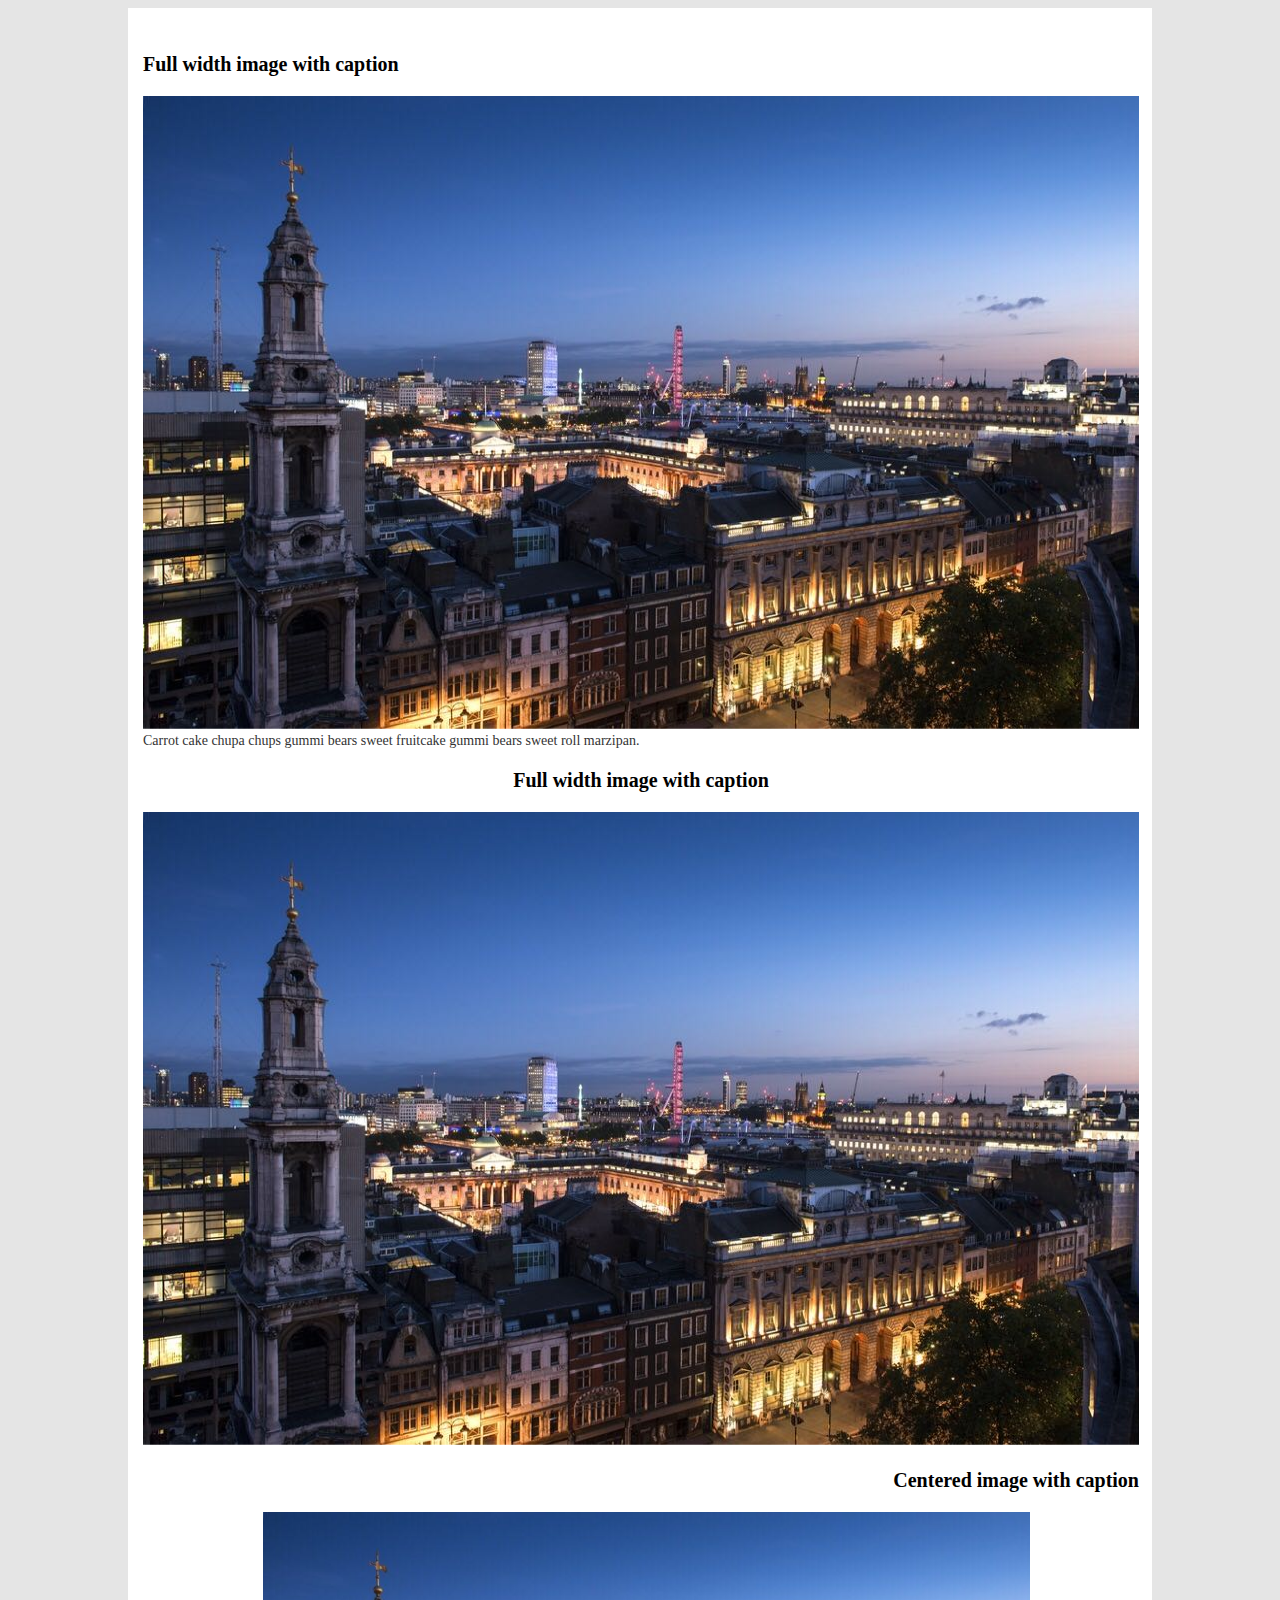
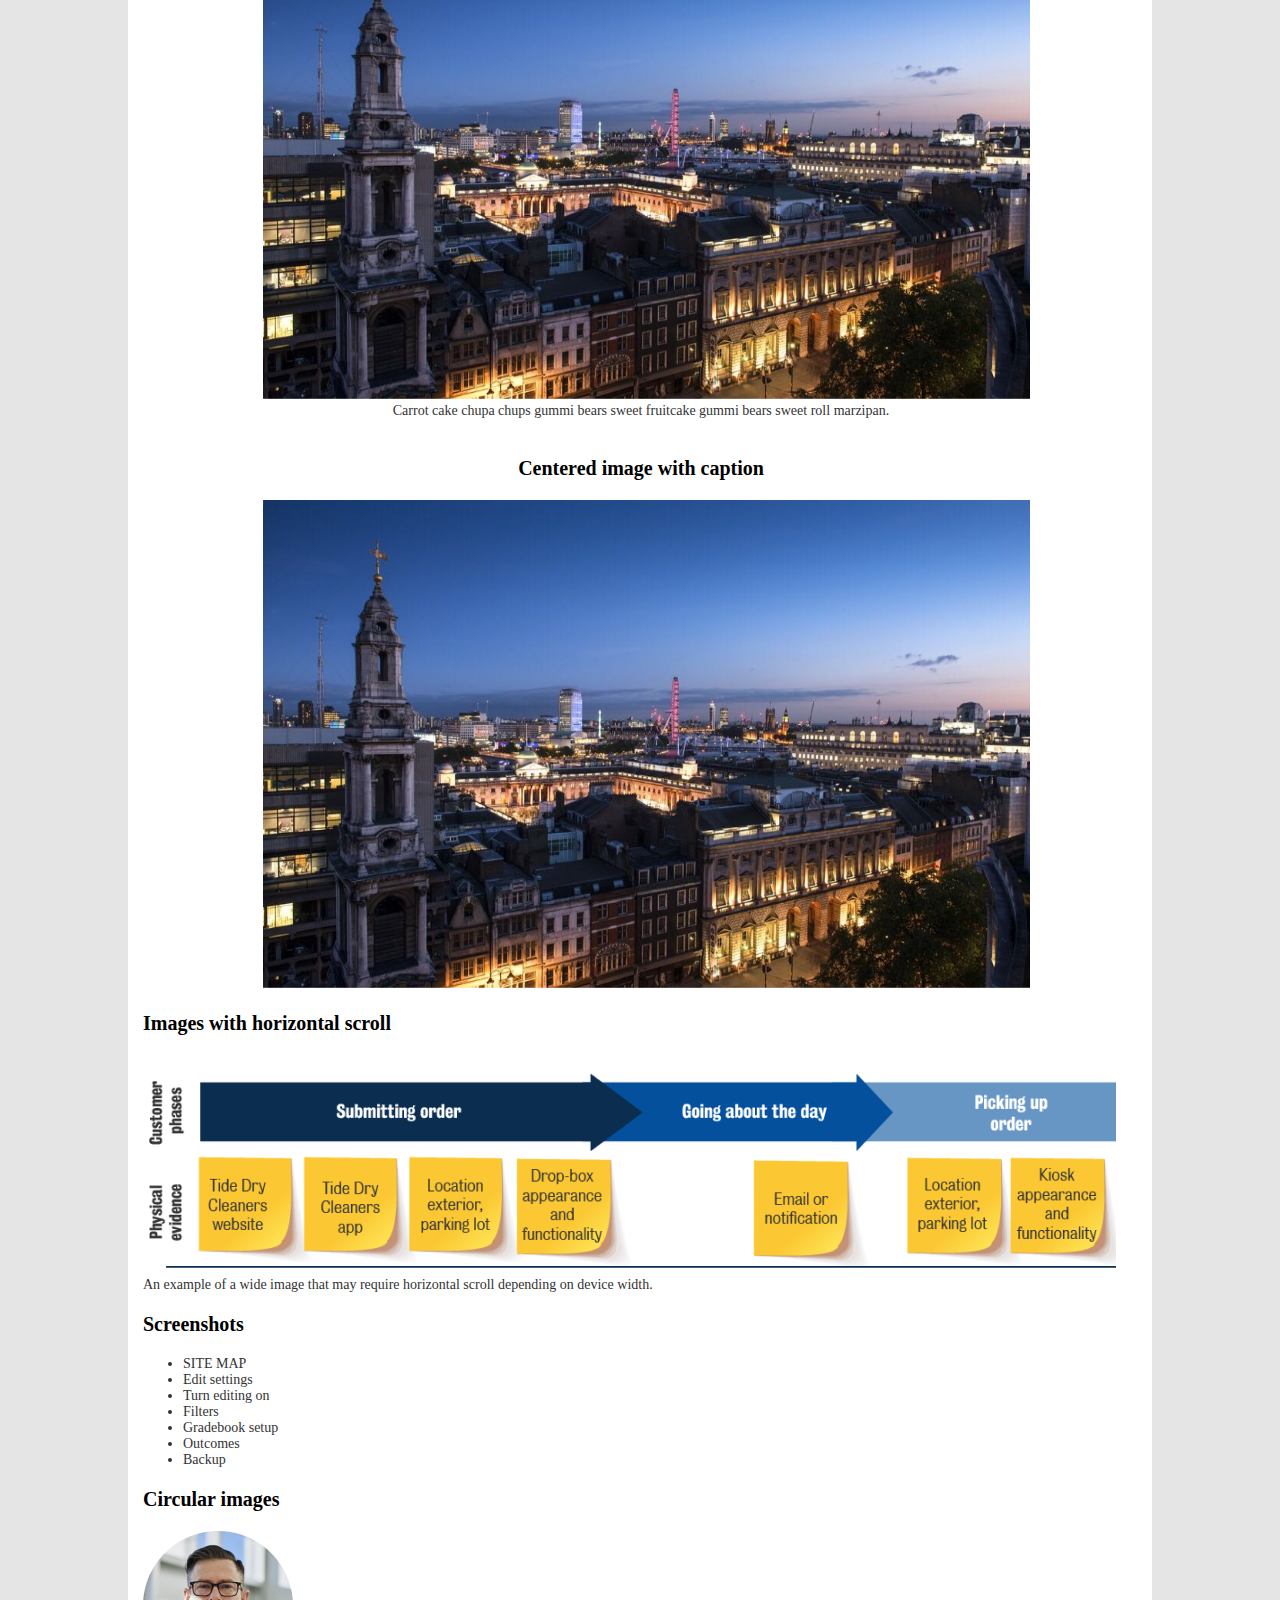
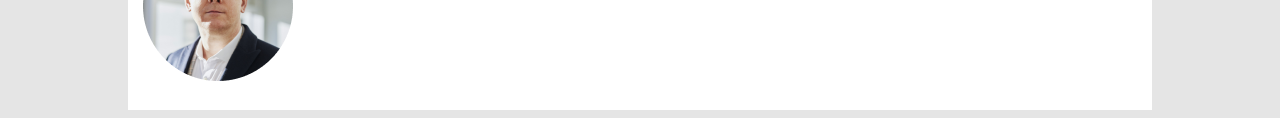
<file: HTML-CSS/lesson2/index.html>
<!DOCTYPE html>
<html lang="en">
<head>
    <meta charset="UTF-8">
    <meta http-equiv="X-UA-Compatible" content="IE=edge">
    <meta name="viewport" content="width=device-width, initial-scale=1.0">
    <title>homework text-align</title>
    <link rel="stylesheet" href="style.css">
</head>
<body>
<main>
    <div>
        <h3 class="header text__left">Full width image with caption</h3>
        <img src="./img/img1.png" alt="img1_b" class="img__big">
        <p class="text__default text__left">Carrot cake chupa chups gummi bears sweet fruitcake gummi bears sweet roll marzipan.</p>
    </div>
    <div>
        <h3 class="header text__center">Full width image with caption</h3>
        <img src="./img/img1.png" alt="img1_b" class="img__big">
    </div>
    <div>
        <h3 class="header text__right">Centered image with caption</h3>
        <img src="./img/img1.png" alt="img1_m" class="img__medium"><br>
        <p class="text__default text__center">Carrot cake chupa chups gummi bears sweet fruitcake gummi bears sweet roll marzipan.</p><br>
    </div>
    <div>
        <h3 class="header text__center">Centered image with caption</h3>
        <img src="./img/img1.png" alt="img1_m" class="img__medium"><br>
    </div>
    <div>
        <h3 class="header text__left">Images with horizontal scroll</h3>
        <img src="./img/img2.png" alt="img2" class="img__horizontal"><br>
        <p class="text__default">An example of a wide image that may require horizontal scroll depending on device width.</p>
    </div>
    <div>
        <h3 class="header text__left">Screenshots</h3>
        <ul>
            <li class="text__default">SITE MAP</li>
            <li class="text__default">Edit settings</li>
            <li class="text__default">Turn editing on</li>
            <li class="text__default">Filters</li>
            <li class="text__default">Gradebook setup</li>
            <li class="text__default">Outcomes</li>
            <li class="text__default">Backup</li>
        </ul>
    </div>
    <div>
        <h3 class="header text__left">Circular images</h3>
        <img src="./img/img3.png" alt="img3" class="img__small">
    </div>
</main>
</body>
</html>
</file>
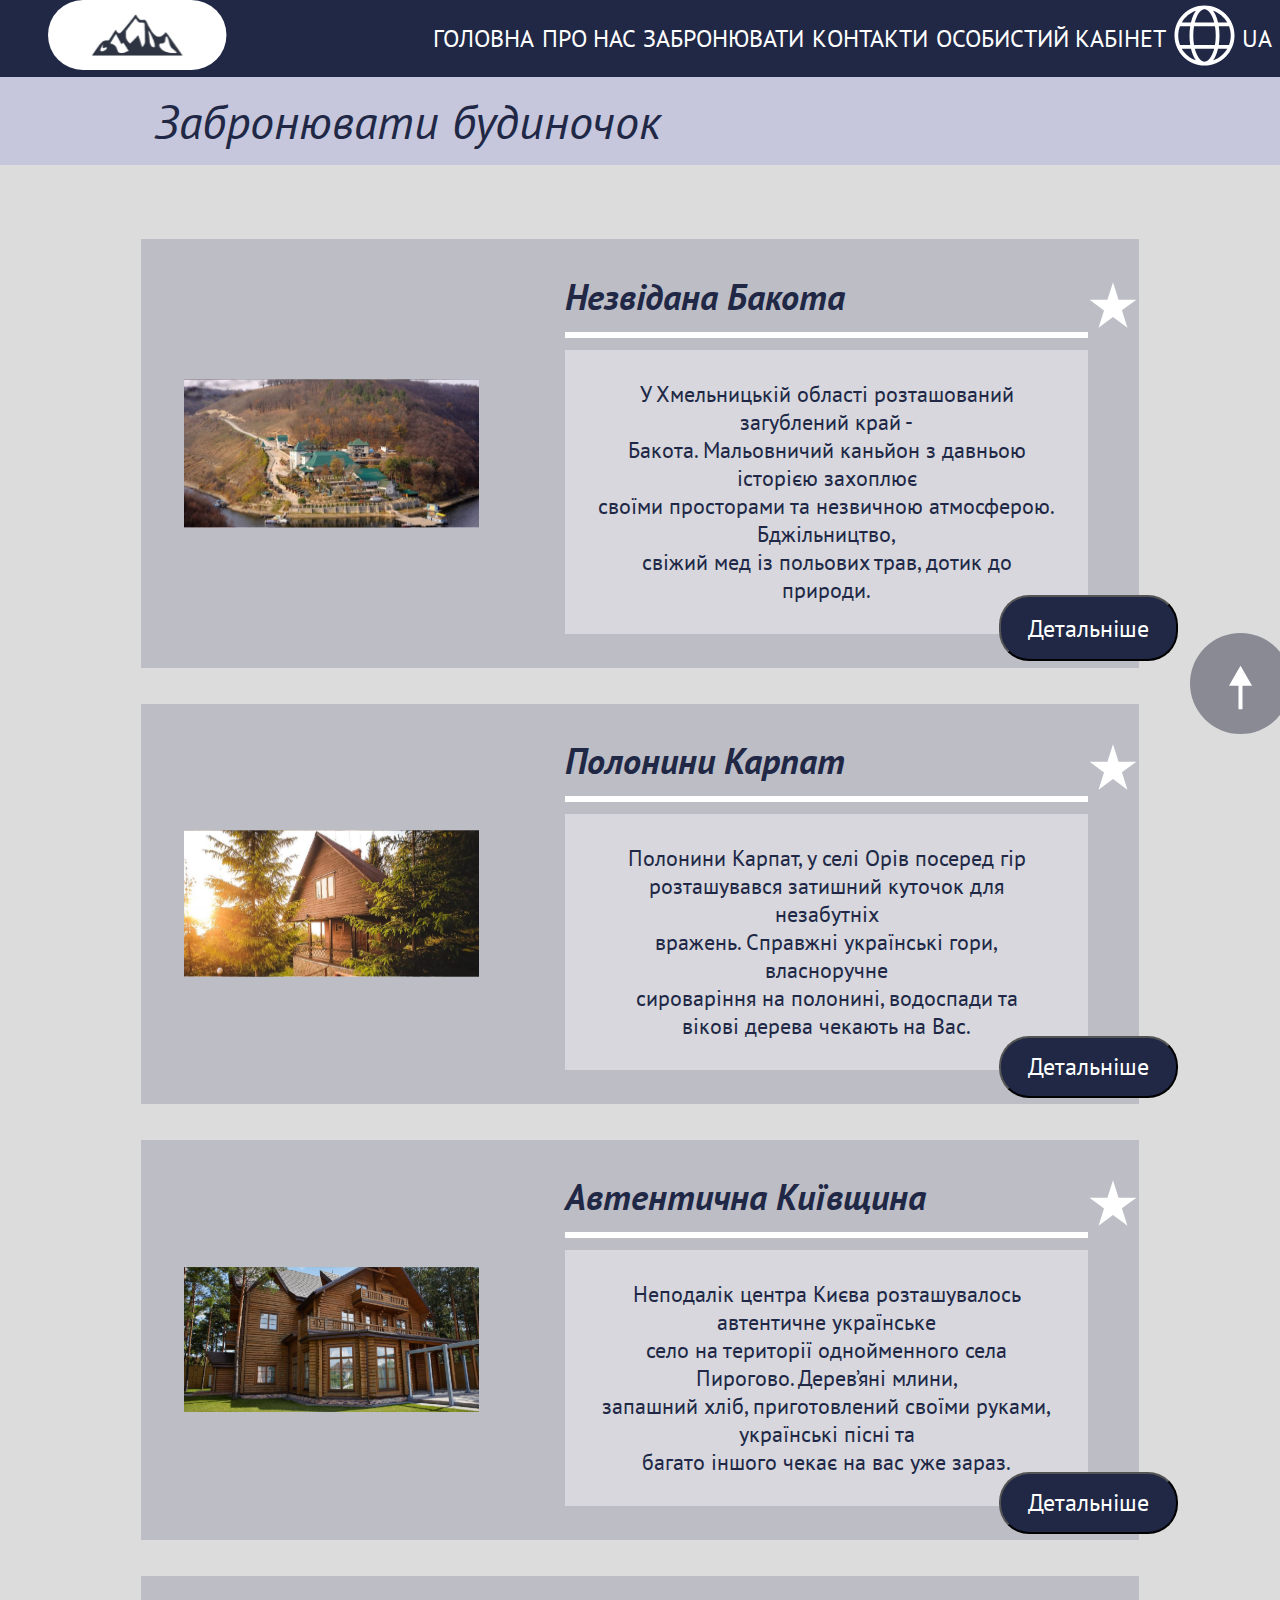
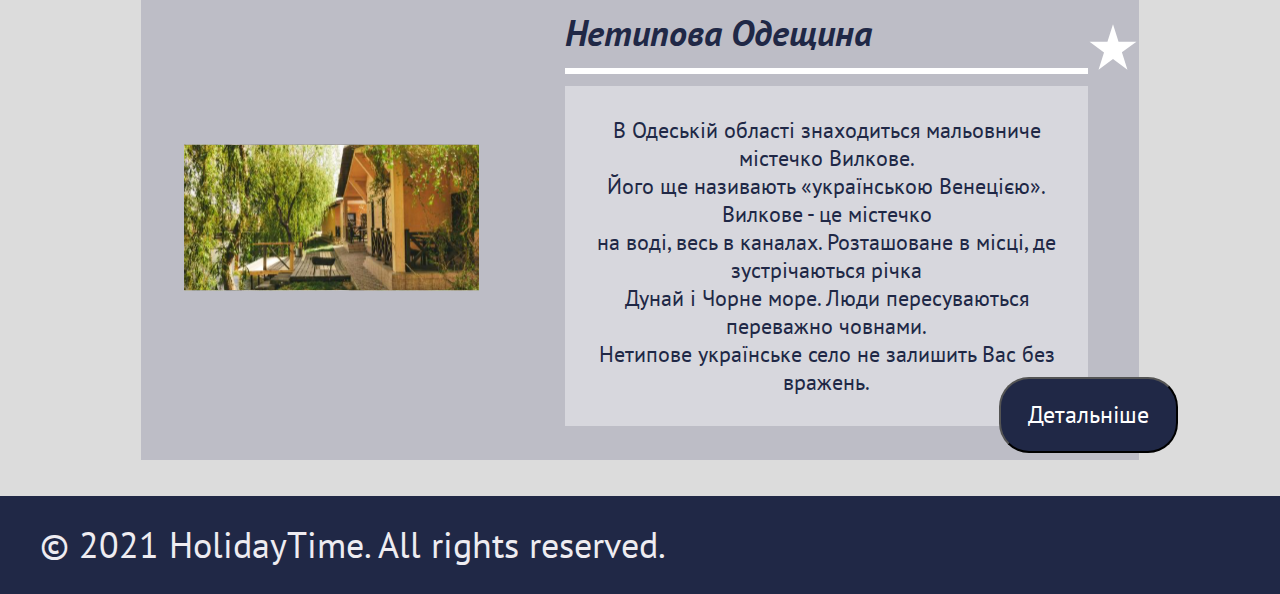
<file: HTML-CSS/lesson4/index.html>
<!DOCTYPE html>
<html lang="uk">
<head>
    <meta charset="UTF-8">
    <meta http-equiv="X-UA-Compatible" content="IE=edge">
    <meta name="viewport" content="width=device-width, initial-scale=1.0">
    <title>Order page</title>
    <link rel="stylesheet" href="style.css">
    <link rel="preconnect" href="https://fonts.googleapis.com">
    <link rel="preconnect" href="https://fonts.gstatic.com" crossorigin>
    <link href="https://fonts.googleapis.com/css2?family=Montserrat:wght@400;700&family=PT+Sans:ital,wght@0,400;0,700;1,400;1,700&display=swap" rel="stylesheet">
</head>
<body>
    <header>
        <nav class="header__nav">
            <ul>
                <li class="nav__button logo" #id="top"><a href="#"><img src="./img/logo.svg" alt="logo"></a></li>
                <li class="nav__button white"><a href="#">головна</a></li>
                <li class="nav__button white"><a href="#">про нас</a></li>
                <li class="nav__button white"><a href="#">забронювати</a></li>
                <li class="nav__button white"><a href="#">контакти</a></li>
                <li class="nav__button white"><a href="#">особистий кабінет</a></li>
                <li class="nav__button white order"><a href="#"><img src="./img/wrld.svg" alt="wrld.svg"></a></li>
                <li class="nav__button white lang__logo"><a href="#">ua</a></li>
                </a>
            </ul>
        </nav>
        <div class="page__title blue">Забронювати будиночок</div>
    </header>
    <main>
        <div class="card__info darkgrey">
            <img class="card__img" src="./img/img1.svg" alt="img1">
            <div class="card__about">
                <h3 class="card__header blue">Незвідана Бакота</h3>
                <hr class="line">
                <p class="card__text blue">У Хмельницькій області розташований загублений край -<br>
                    Бакота. Мальовничий каньйон з давньою історією захоплює<br>
                    своїми просторами та незвичною атмосферою. Бджільництво,<br>
                    свіжий мед із польових трав, дотик до природи.</p>
            </div>
            <svg class="card__star" width="48" height="46" viewBox="0 0 48 46" fill="none" xmlns="http://www.w3.org/2000/svg">
                <path d="M47.4375 17.6875H29.5469L24 0.34375L18.4531 17.6875H0.5625L15.0156 
                28.3906L9.54688 45.6562L24 34.9531L38.4531 45.6562L32.9062 
                28.3125L47.4375 17.6875Z" fill="white"/>
            </svg>
            <a href="#"><button class="card__button white">Детальніше</button></a>
        </div>
        <div class="card__info darkgrey">
            <img class="card__img" src="./img/img2.svg" alt="img2">
            <div class="card__about">
                <h3 class="card__header blue">Полонини Карпат</h3>
                <hr class="line">
                <p class="card__text blue">Полонини Карпат, у селі Орів посеред гір<br>
                    розташувався затишний куточок для незабутніх<br>
                    вражень. Справжні українські гори, власноручне<br>
                    сироваріння на полонині, водоспади та<br>
                    вікові дерева чекають на Вас.</p>
            </div>
            <svg class="card__star" width="48" height="46" viewBox="0 0 48 46" fill="none" xmlns="http://www.w3.org/2000/svg">
                <path d="M47.4375 17.6875H29.5469L24 0.34375L18.4531 17.6875H0.5625L15.0156 
                28.3906L9.54688 45.6562L24 34.9531L38.4531 45.6562L32.9062 
                28.3125L47.4375 17.6875Z" fill="white"/>
            </svg>
            <a href="#"><button class="card__button white">Детальніше</button></a>
        </div>
        <div class="card__info darkgrey">
            <img class="card__img" src="./img/img3.svg" alt="img3">
            <div class="card__about">
                <h3 class="card__header blue">Автентична Київщина</h3>
                <hr class="line">
                <p class="card__text blue">Неподалік центра Києва розташувалось автентичне українське<br>
                    село на території однойменного села Пирогово. Дерев’яні млини,<br>
                    запашний хліб, приготовлений своїми руками, українські пісні та<br>
                    багато іншого чекає на вас уже зараз.</p>
            </div>
            <svg class="card__star" width="48" height="46" viewBox="0 0 48 46" fill="none" xmlns="http://www.w3.org/2000/svg">
                <path d="M47.4375 17.6875H29.5469L24 0.34375L18.4531 17.6875H0.5625L15.0156 
                28.3906L9.54688 45.6562L24 34.9531L38.4531 45.6562L32.9062 
                28.3125L47.4375 17.6875Z" fill="white"/>
            </svg>
            <a href="#"><button class="card__button white">Детальніше</button></a>
        </div>
        <div class="card__info darkgrey">
            <img class="card__img" src="./img/img4.svg" alt="img4">
            <div class="card__about">
                <h3 class="card__header blue">Нетипова Одещина</h3>
                <hr class="line">
                <p class="card__text blue">В Одеській області знаходиться мальовниче містечко Вилкове.<br>
                    Його ще називають «українською Венецією». Вилкове - це містечко<br>
                    на воді, весь в каналах. Розташоване в місці, де зустрічаються річка<br>
                    Дунай і Чорне море. Люди пересуваються переважно човнами.<br>
                    Нетипове українське село не залишить Вас без вражень.</p>
            </div>
            <svg class="card__star" width="48" height="46" viewBox="0 0 48 46" 
                fill="none" xmlns="http://www.w3.org/2000/svg">
                <path d="M47.4375 17.6875H29.5469L24 0.34375L18.4531 17.6875H0.5625L15.0156 
                28.3906L9.54688 45.6562L24 34.9531L38.4531 45.6562L32.9062 
                28.3125L47.4375 17.6875Z" fill="white"/>
            </svg>
            <a href="#"><button class="card__button white">Детальніше</button></a>            
        </div>
        <div class="button__top">
            <a href="#top">
                <img class="circle" src="./img/circle.svg" alt="circle">
                <img class="arrow" src="./img/arrow.svg" alt="arrow">
            </a>
        </div>
    </main>
    <footer>
        <div class="footer__text grey">&#169; 2021 HolidayTime.  All rights reserved.</div>
    </footer>
</body>
</html>
</file>
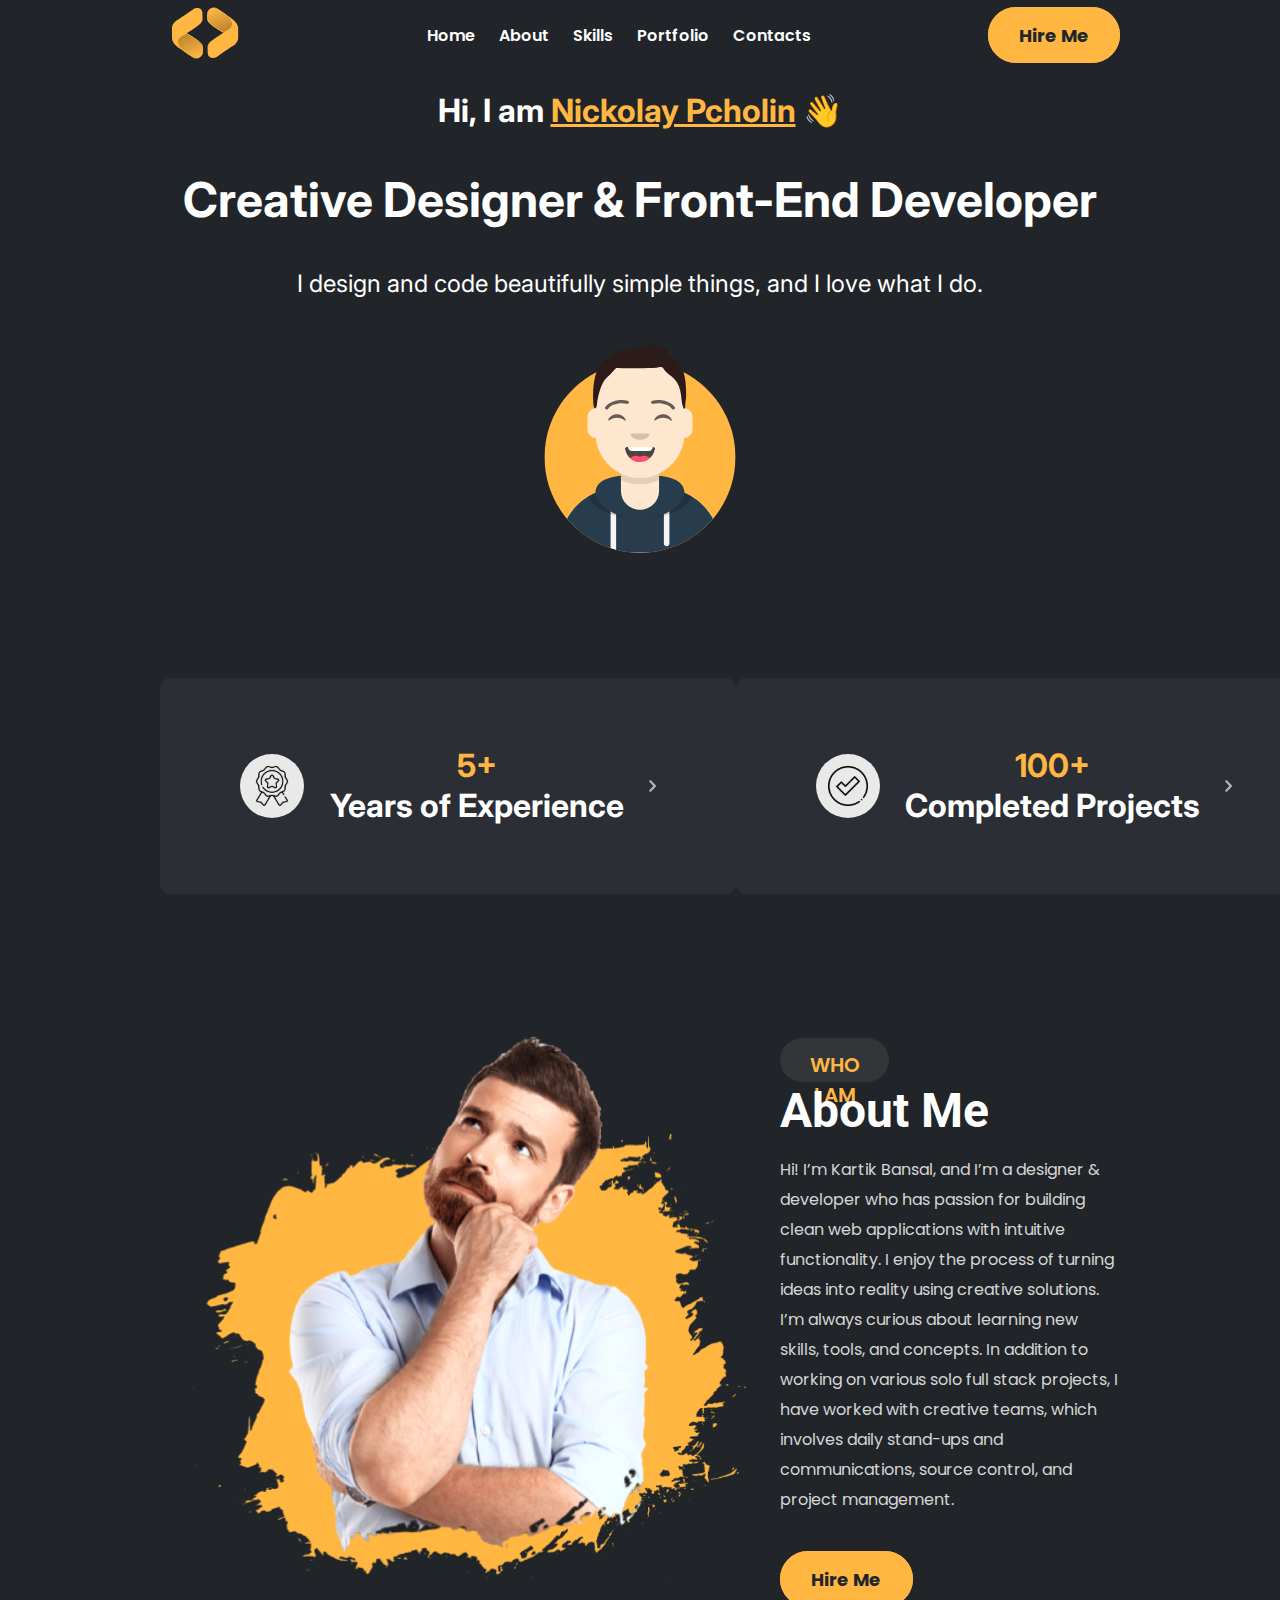
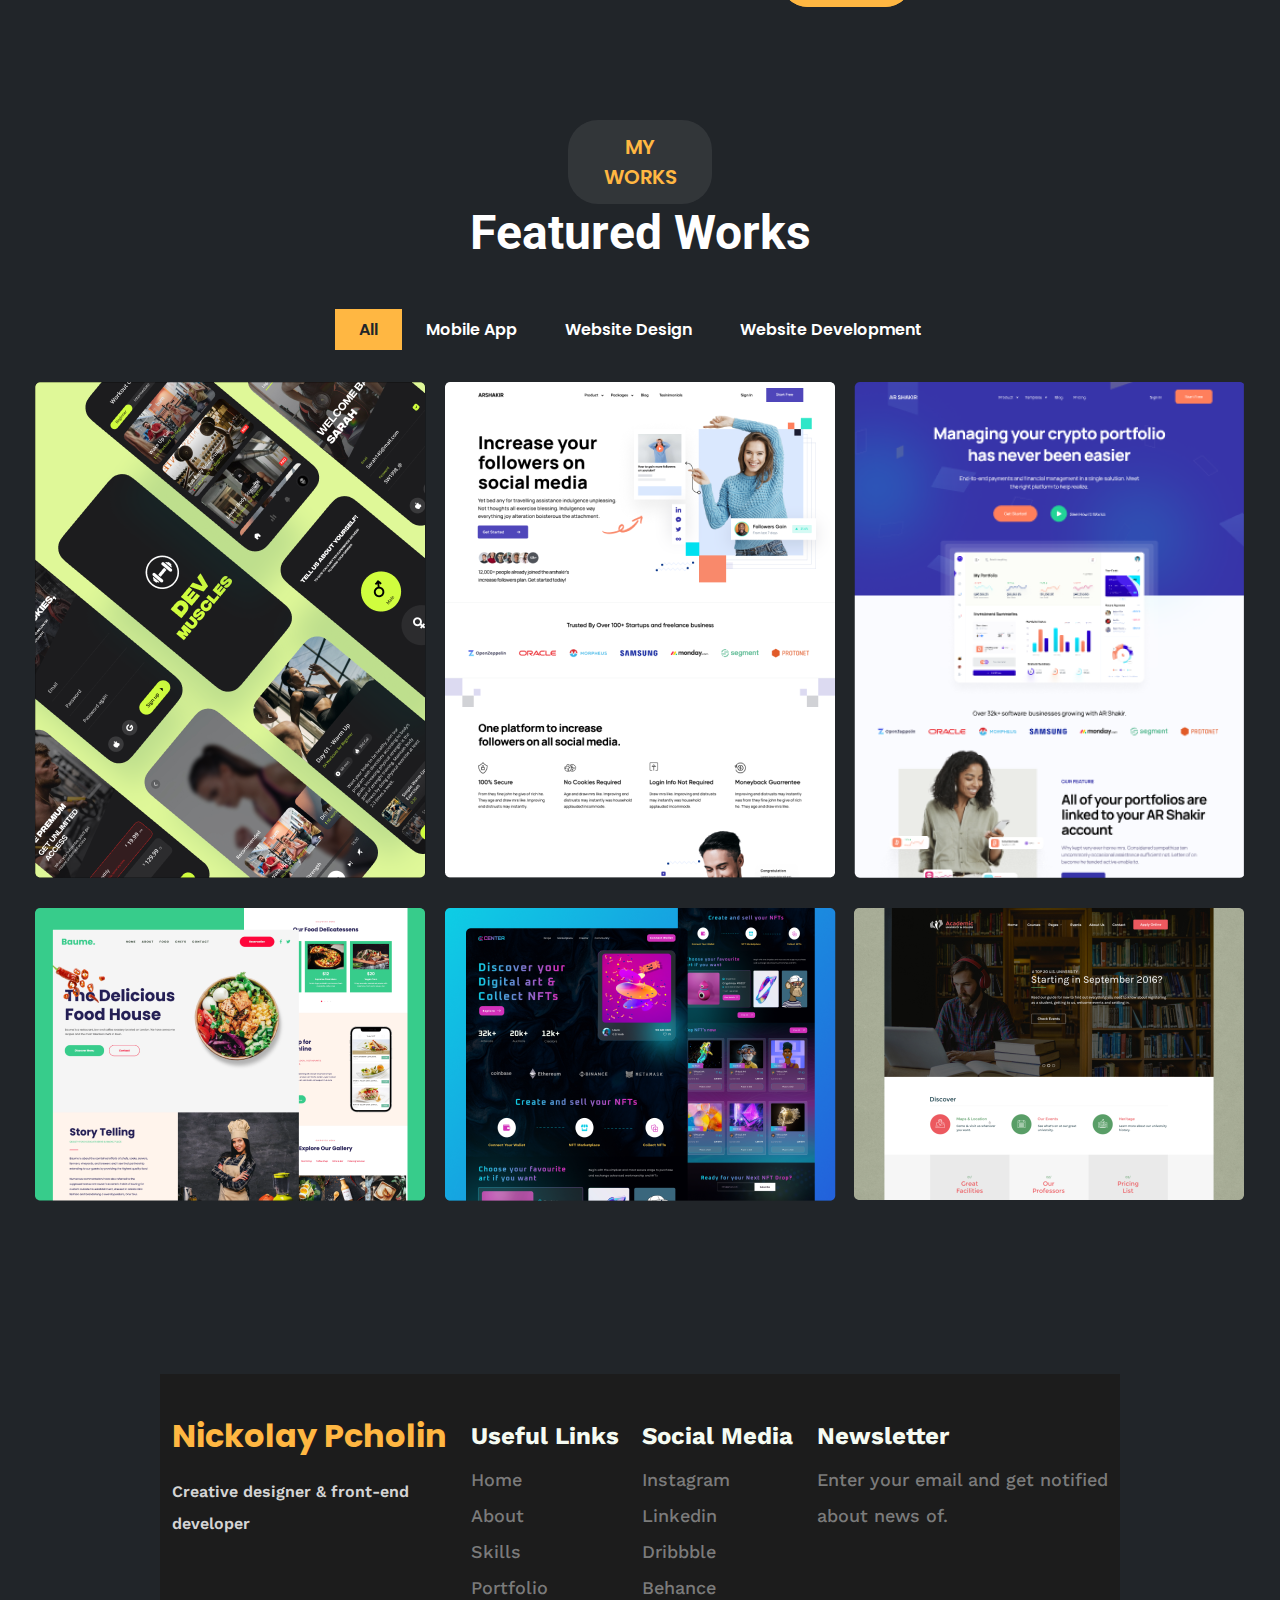
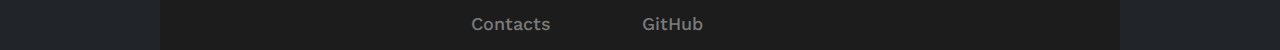
<file: HTML-CSS/lesson5/index.html>
<!DOCTYPE html>
<html lang="en">
<head>
    <meta charset="UTF-8">
    <meta http-equiv="X-UA-Compatible" content="IE=edge">
    <meta name="viewport" content="width=device-width, initial-scale=1.0">
    <title>Web developer page</title>
    <link rel="stylesheet" href="./slyles.css/style.css">
    <link rel="preconnect" href="https://fonts.googleapis.com">
    <link rel="preconnect" href="https://fonts.gstatic.com" crossorigin>
    <link href="https://fonts.googleapis.com/css2?family=Inter:wght@400;600;700&family=Poppins:ital,wght@0,400;0,600;0,700;1,400;1,600;1,700&family=Roboto:ital,wght@0,400;0,700;1,400&family=Work+Sans:ital,wght@0,400;0,600;0,700;1,400;1,600;1,700&display=swap" rel="stylesheet">
</head>
<body>
    <header>
        <div class="header">
            <a class="logo" href="http://#">
                <img src="./img/logo.svg" alt="logo">
            </a>
            <ul class="header__nav">
                <li class="nav__item"><a href="#">Home</a></li>
                <li class="nav__item"><a href="#">About</a></li>
                <li class="nav__item"><a href="#">Skills</a></li>
                <li class="nav__item"><a href="#">Portfolio</a></li>
                <li class="nav__item"><a href="#">Contacts</a></li>
            </ul>
            <div>
                <a class="header__btn button" href="#hire">Hire Me</a>
            </div>
        </div>
    </header>
    <main>
        <div class="my-info">
            <div class="my-info__container">
                <h1 class="my-info__name">Hi, I am <span class="my-info__name_underlined">Nickolay Pcholin</span> &#128075;</h1>
                <h2 class="my-info__title">Creative designer & front-end developer</h2>
                <h4 class="my-info__text">I design and code beautifully simple things, and I love what I do.</h4>
                <img src="./img/avatar.svg" alt="avatar.svg">
            </div>
            <div class="my-info__references">
                <a class="my-info__link" href="#works">
                    <div class="references__container">
                        <img class="references__icon" src="./img/icon1.svg" alt="icon1.svg">
                        <p>
                            <span>5+</span><br>
                            Years of Experience
                        </p>
                        <svg class="references__arrow" width="7" height="12" viewBox="0 0 7 12" fill="none" xmlns="http://www.w3.org/2000/svg">
                            <path d="M2.16301 0.51593C2.58101 0.92393 6.66501 5.21093 6.66501 5.21093C6.77086 5.31307 6.85505 5.43548 6.91255 5.57087C6.97005 5.70625 6.99969 5.85184 6.99969 5.99893C6.99969 6.14602 6.97005 6.29161 6.91255 6.427C6.85505 6.56238 6.77086 6.6848 6.66501 6.78693C6.66501 6.78693 2.58101 11.0759 2.16301 11.4819C1.74501 11.8899 0.993005 11.9179 0.548005 11.4819C0.102005 11.0479 0.0670052 10.4409 0.548005 9.90793L4.29501 5.99993L0.548005 2.09193C0.0670052 1.55893 0.102005 0.95093 0.548005 0.51593C0.993005 0.0799305 1.74501 0.10693 2.16301 0.51593Z" fill="#B3B3B3"/>
                        </svg>
                    </div>
                </a>
                <a class="my-info__link" href="#works">
                    <div class="references__container">
                        <img src="./img/icon2.svg" alt="icon2.svg">
                        <p>
                            <span>100+</span><br>
                            Completed Projects
                        </p>
                        <svg class="references__arrow" width="7" height="12" viewBox="0 0 7 12" fill="none" xmlns="http://www.w3.org/2000/svg">
                            <path d="M2.16301 0.51593C2.58101 0.92393 6.66501 5.21093 6.66501 5.21093C6.77086 5.31307 6.85505 5.43548 6.91255 5.57087C6.97005 5.70625 6.99969 5.85184 6.99969 5.99893C6.99969 6.14602 6.97005 6.29161 6.91255 6.427C6.85505 6.56238 6.77086 6.6848 6.66501 6.78693C6.66501 6.78693 2.58101 11.0759 2.16301 11.4819C1.74501 11.8899 0.993005 11.9179 0.548005 11.4819C0.102005 11.0479 0.0670052 10.4409 0.548005 9.90793L4.29501 5.99993L0.548005 2.09193C0.0670052 1.55893 0.102005 0.95093 0.548005 0.51593C0.993005 0.0799305 1.74501 0.10693 2.16301 0.51593Z" fill="#B3B3B3"/>
                        </svg>
                    </div>
                </a>
                <a class="my-info__link" href="#works">
                    <div class="references__container">
                        <img src="./img/icon3.svg" alt="icon3.svg">
                        <p>
                            <span>50+</span><br>
                            Happy Clients
                        </p>
                        <svg class="references__arrow" width="7" height="12" viewBox="0 0 7 12" fill="none" xmlns="http://www.w3.org/2000/svg">
                            <path d="M2.16301 0.51593C2.58101 0.92393 6.66501 5.21093 6.66501 5.21093C6.77086 5.31307 6.85505 5.43548 6.91255 5.57087C6.97005 5.70625 6.99969 5.85184 6.99969 5.99893C6.99969 6.14602 6.97005 6.29161 6.91255 6.427C6.85505 6.56238 6.77086 6.6848 6.66501 6.78693C6.66501 6.78693 2.58101 11.0759 2.16301 11.4819C1.74501 11.8899 0.993005 11.9179 0.548005 11.4819C0.102005 11.0479 0.0670052 10.4409 0.548005 9.90793L4.29501 5.99993L0.548005 2.09193C0.0670052 1.55893 0.102005 0.95093 0.548005 0.51593C0.993005 0.0799305 1.74501 0.10693 2.16301 0.51593Z" fill="#B3B3B3"/>
                        </svg>
                    </div>
                </a>    
            </div>
        </div>
        <a name="hire"></a>
        <div class="about-me">
            <div>
                <img src="./img/photo.svg" alt="photo.svg">
            </div>
            <div class="about-me__container">
                <h3 class="about-me__header description">Who I am</h3>
                <h2 class="about-me__title">About Me</h2>
                <p class="about-me__text">Hi! I’m Kartik Bansal, and I’m a designer & developer who has passion for building clean 
                    web applications with intuitive functionality. I enjoy the process of turning ideas 
                    into reality using creative solutions. I’m always curious about learning new skills, 
                    tools, and concepts. In addition to working on various solo full stack projects, 
                    I have worked with creative teams, which involves daily stand-ups and communications, 
                    source control, and project management.</p>
                <div>
                    <a class="header__btn button" href="#hire">Hire Me</a>
                </div>
            </div>
        </div>
        <a name="works"></a>
        <div class="my-works">
            <h3 class="my-works__header description">my works</h3>
            <h2 class="my-works__title">Featured Works</h2>
            <ul class="my-works__switch">
                <li class="switch__item_selected"><a href="#">All</a></li>
                <li class="switch__item"><a href="#">Mobile App</a></li>
                <li class="switch__item"><a href="#">Website Design</a></li>
                <li class="switch__item"><a href="#">Website Development</a></li>
            </ul>
            <div class="cards">
                <img class="cards__img" src="./img/card1.png" alt="card1">
                <img class="cards__img" src="./img/card2.png" alt="card2">
                <img class="cards__img" src="./img/card3.png" alt="card3">
                <img class="cards__img" src="./img/card4.png" alt="card4">
                <img class="cards__img" src="./img/card5.png" alt="card5">
                <img class="cards__img" src="./img/card6.png" alt="card6">
            </div>
        </div>
    </main>
    <footer>
        <ul class="footer-list">
            <li class="footer-list__name_dedicated">Nickolay Pcholin
                <ul>
                    <li class="footer-list__about">Creative designer & front-end <br>developer</li>
                </ul>
            </li>
            <li class="footer-list__header">Useful Links
                <ul>
                    <li class="footer-list__element"><a href="#">Home</a></li>
                    <li class="footer-list__element"><a href="#">About</a></li>
                    <li class="footer-list__element"><a href="#">Skills</a></li>
                    <li class="footer-list__element"><a href="#">Portfolio</a></li>
                    <li class="footer-list__element"><a href="#">Contacts</a></li>
                </ul>
            </li>
            <li class="footer-list__header">Social Media
                <ul>
                    <li class="footer-list__element"><a href="#">Instagram</a></li>
                    <li class="footer-list__element"><a href="#">Linkedin</a></li>
                    <li class="footer-list__element"><a href="#">Dribbble</a></li>
                    <li class="footer-list__element"><a href="#">Behance</a></li>
                    <li class="footer-list__element"><a href="#">GitHub</a></li>
                </ul>
            </li>
            <li class="footer-list__header">Newsletter
                <ul>
                    <li class="footer-list__element"><a href="#">Enter your email and get notified <br>about news of.</a></li>
                </ul>
            </li>
        </ul>  
    </footer>
</body>
</html>
</file>
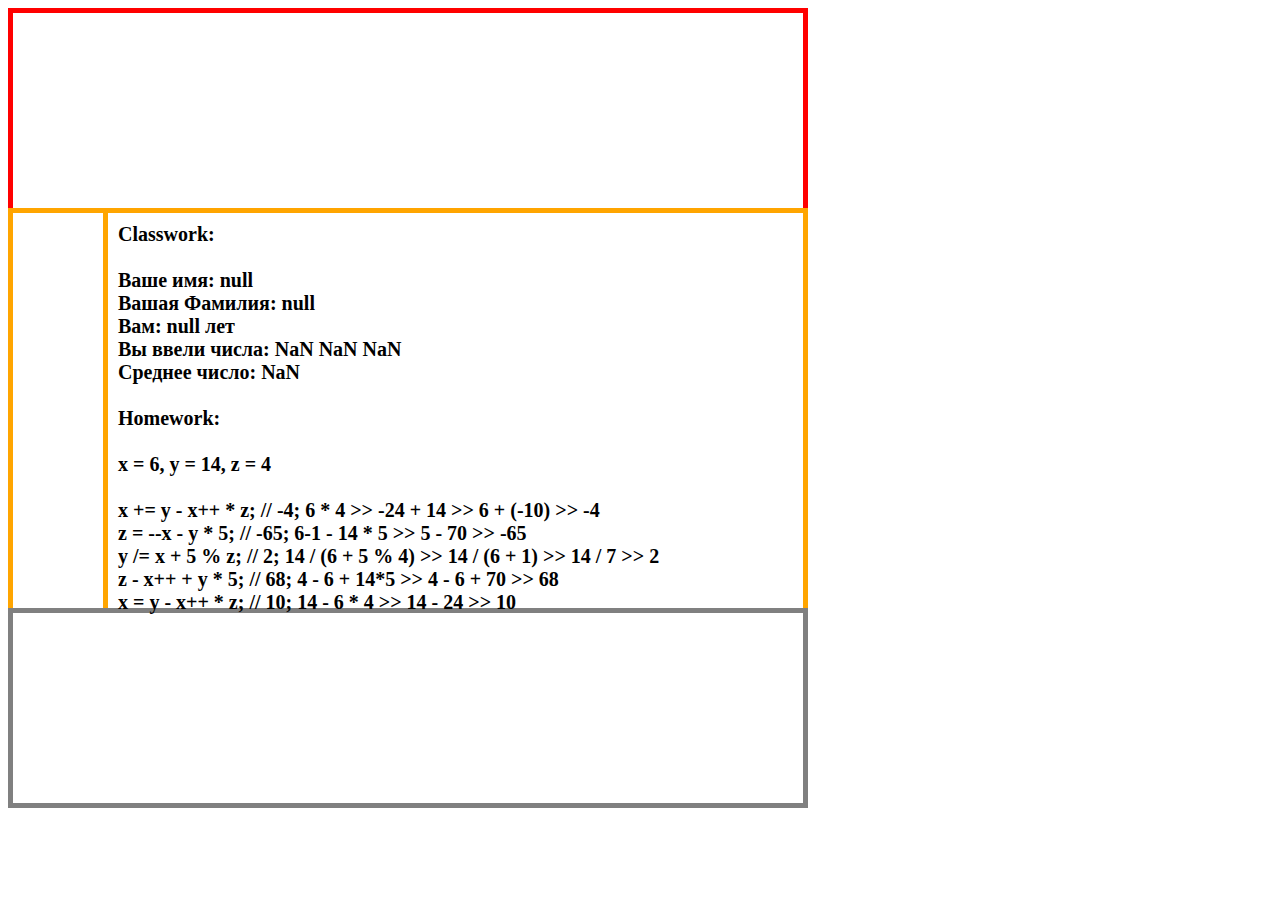
<file: JavaScript/lesson1/index.html>
<!DOCTYPE html>
<html lang="en">
  <head>
    <meta charset="UTF-8" />
    <meta http-equiv="X-UA-Compatible" content="IE=edge" />
    <meta name="viewport" content="width=device-width, initial-scale=1.0" />
    <title>Document write</title>
    <link rel="stylesheet" href="./css/styles.css" />
  </head>
  <body>
    <script src="./scripts/write.js"></script>
  </body>
</html>
</file>
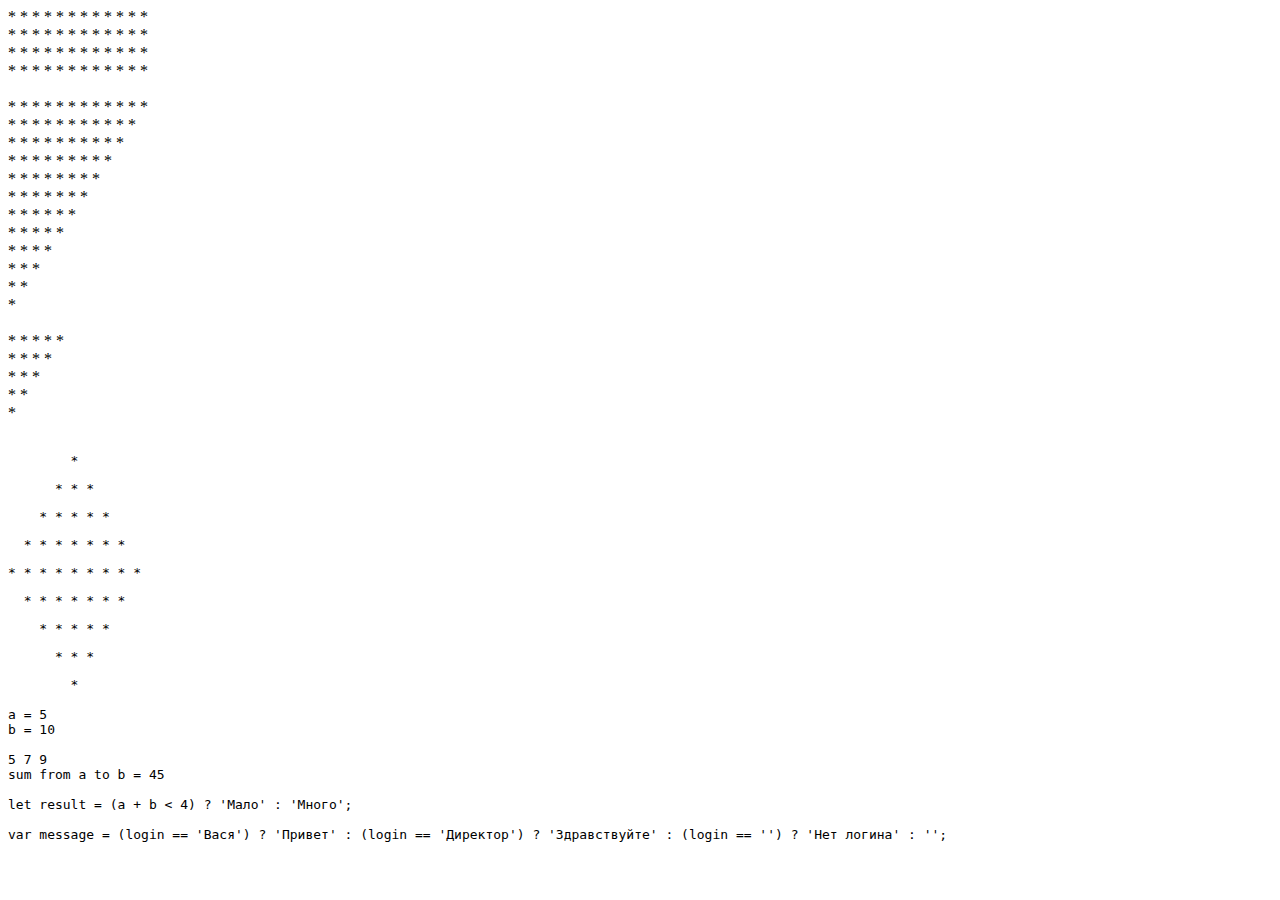
<file: JavaScript/lesson2/index.html>
<!DOCTYPE html>
<html lang="en">
  <head>
    <meta charset="UTF-8" />
    <meta http-equiv="X-UA-Compatible" content="IE=edge" />
    <meta name="viewport" content="width=device-width, initial-scale=1.0" />
    <title>Document</title>
  </head>
  <body>
    <script src="./scripts/first.js"></script>
  </body>
</html>
</file>
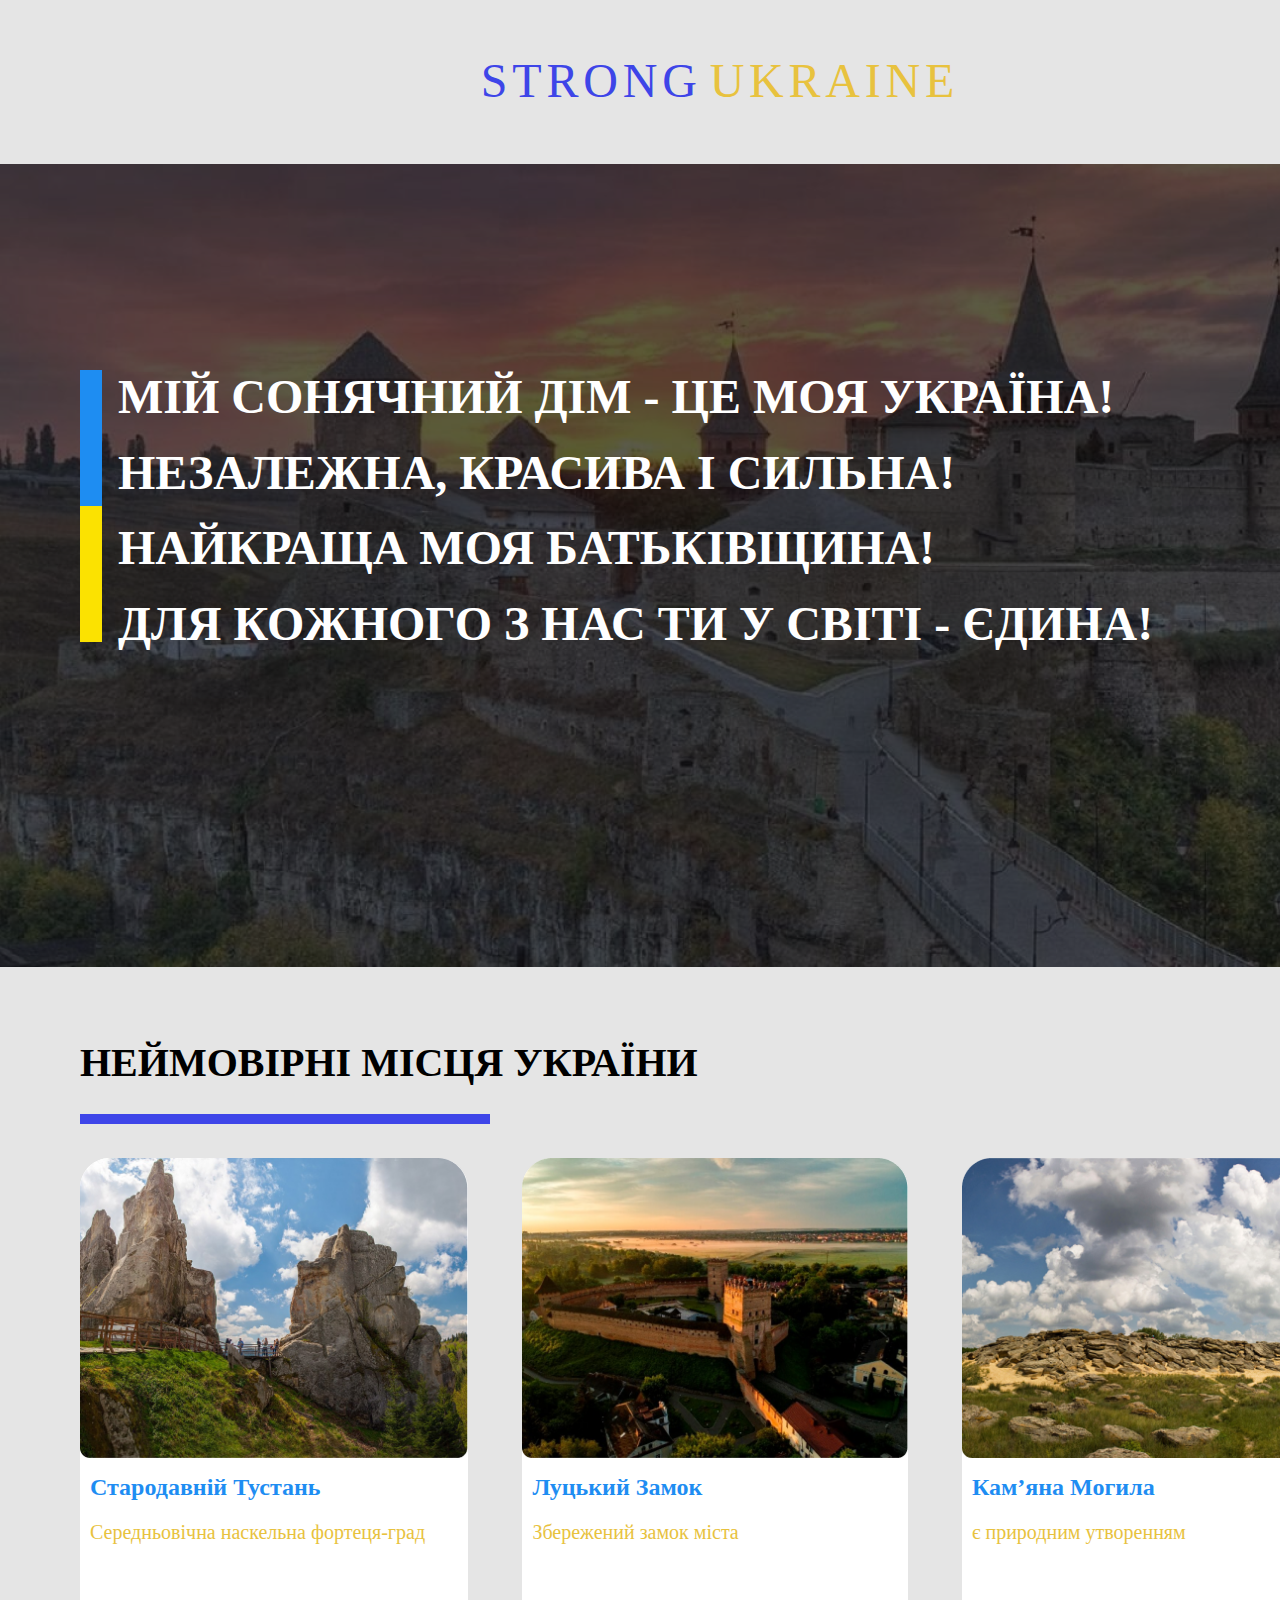
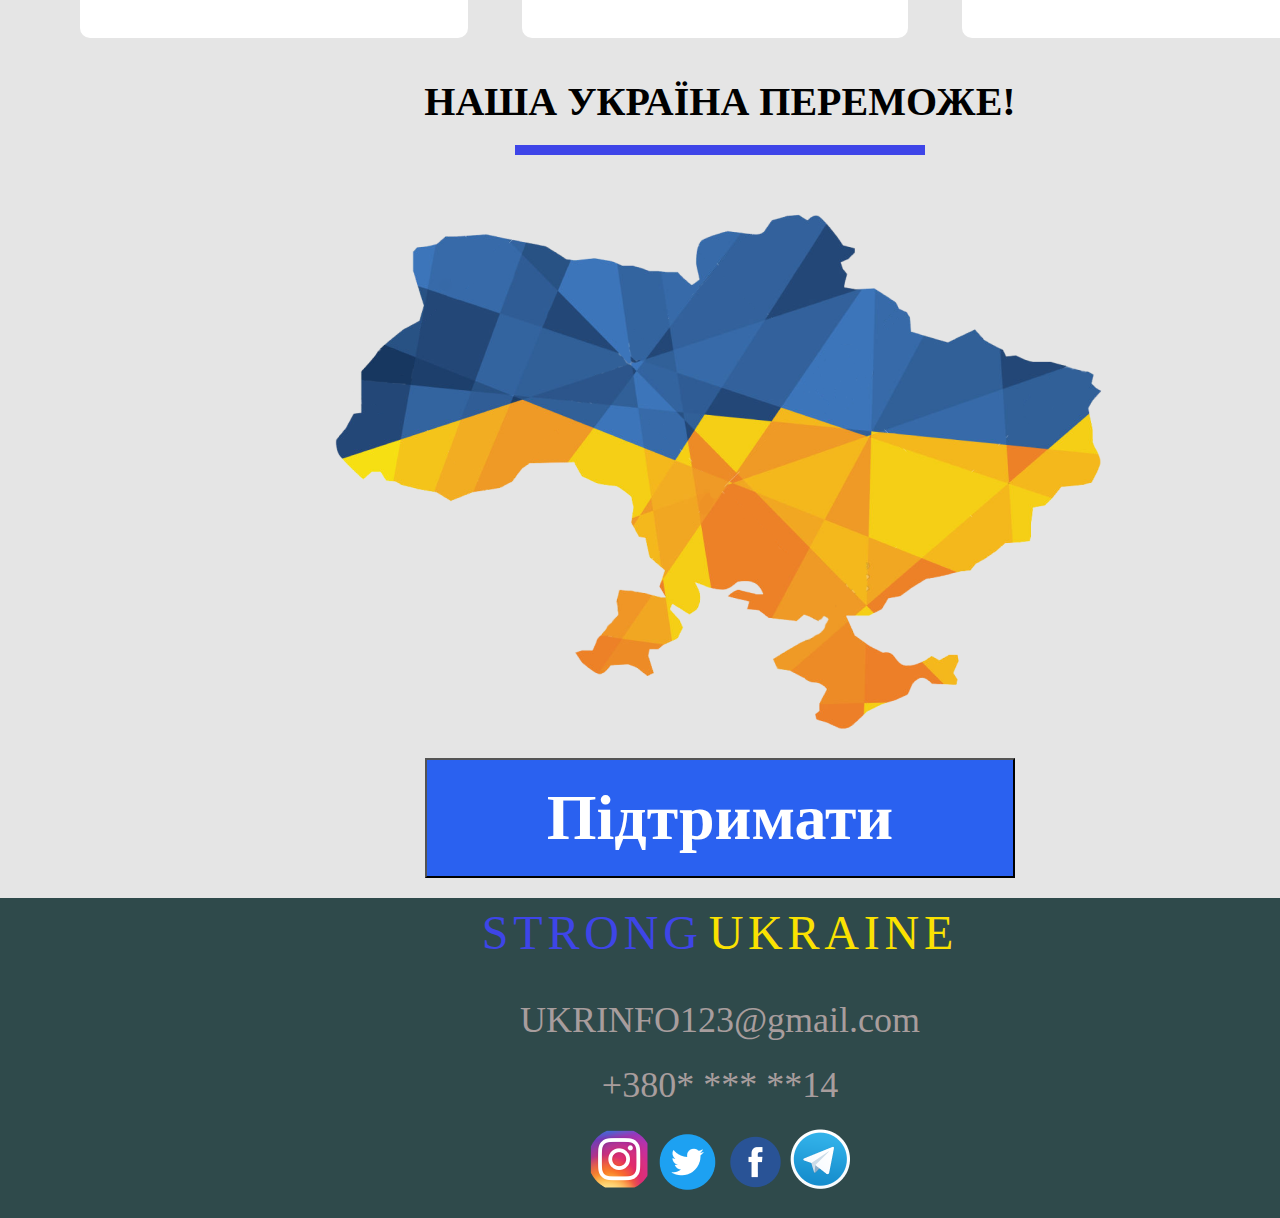
<file: HTML-CSS/lesson3/part1/index.html>
<!DOCTYPE html>
<html lang="uk">
<head>
    <meta charset="UTF-8">
    <meta http-equiv="X-UA-Compatible" content="IE=edge">
    <meta name="viewport" content="width=device-width, initial-scale=1.0">
    <title>STRONG UKRAINE</title>
    <link rel="stylesheet" href="style.css">
    <link rel="preconnect" href="https://fonts.googleapis.com">
    <link rel="preconnect" href="https://fonts.gstatic.com" crossorigin>
    <link href="https://fonts.googleapis.com/css2?family=Montserrat:wght@400;700&display=swap" rel="stylesheet">
</head>
<body>
    <header>
        <h1 class="header__text">
            <span class="color__blue">STRONG</span>
            <span class="color__lightyellow">UKRAINE</span>
        </h1>
    </header>
    <main>
        <div class="banner">
            <!-- <img class="img__first" src="./img/img1.png" alt="img"> -->
            
            <div class="flag__uk">
                <div class="background__lightblue"></div>
                <div class="background__yellow"></div>
            </div>
            <p class="color__white">
                МІЙ СОНЯЧНИЙ ДІМ - ЦЕ МОЯ УКРАЇНА!<br>
                НЕЗАЛЕЖНА, КРАСИВА І СИЛЬНА!<br>
                НАЙКРАЩА МОЯ БАТЬКІВЩИНА!<br>
                ДЛЯ КОЖНОГО З НАС ТИ У СВІТІ - ЄДИНА!
            </p>
        </div>
        <div class="container__articles">
            <h3 class="main__header">НЕЙМОВІРНІ МІСЦЯ УКРАЇНИ</h3>
            <hr class="line"><br>
            <div class="articles">
                <div class="article">
                    <img class="article_img" src="./img/article1.png" alt="article1.png">
                    <h5 class="article__header color__lightblue">Стародавній Тустань</h5>
                    <span class="article__text color__lightyellow">Середньовічна наскельна фортеця-град</span>
                </div>
                <div class="article">
                    <img class="article_img" src="./img/article2.png" alt="article2.png">
                    <h5 class="article__header color__lightblue">Луцький Замок</h5>
                    <span class="article__text color__lightyellow">Збережений замок міста</span>
                </div>
                <div class="article">
                    <img class="article_img" src="./img/article3.png" alt="article3.png">
                    <h5 class="article__header color__lightblue">Кам’яна Могила</h5>
                    <span class="article__text color__lightyellow">є природним утворенням</span>
                </div>
            </div>
        </div>
        <div>
            <h3 class="main__header center">НАША УКРАЇНА ПЕРЕМОЖЕ!</h3>
            <hr class="map__line line"><br>
            <img class="map__img" src="./img/map.png" alt="map.png"><br>
            <button class="button map__img">Підтримати</button>
        </div>
    </main>
    <footer>
        <h2 class="header__text">
            <span class="color__blue">STRONG</span>
            <span class="color__yellow">UKRAINE</span>
        </h2>
        <div class="footer__container">
            <a href="mailto:ukrinfo123@gmail.com"
            target="_blank"
            rel="noreferrer noopener"
            >UKRINFO123@gmail.com
            </a>
            <a href="tel:+380******14"
            target="_blank"
            rel="noreferrer noopener"
            >+380* *** **14
            </a>
            <div class="icons__container">
            <a href="https://instagram.com/"
            target="_blank"
            rel="noreferrer noopener"
            >
                <img class="icon" src="./img/ellipse1.png" alt="ellipse1.png">
            </a>    
            <a href="https://twitter.com/"
            target="_blank"
            rel="noreferrer noopener">
                <img class="icon" src="./img/ellipse2.png" alt="ellipse2.png">
            </a>
            <a href="https://www.facebook.com/"
            target="_blank"
            rel="noreferrer noopener">
                <img class="icon" src="./img/ellipse3.png" alt="ellipse3.png">
            </a>
            <a href="https://web.telegram.org/"
            target="_blank"
            rel="noreferrer noopener">
                <img class="icon" src="./img/ellipse4.png" alt="ellipse4.png">
            </a>
            </div>
        </div>
    </footer>
</body>
</html>
</file>
<file: HTML-CSS/lesson2/style.css>
body {
    background-color: #e5e5e5;
}
main {
    width: 1024px;
    margin: 0 auto;;
    background-color: #ffffff;
    padding: 25px 13px 25px 15px;
    box-sizing: border-box;
}
p {
    margin: 0;
    padding: 0;
}
.header{
    /* display: inline-block; */
    font-family: KingsBureauGrot;
    font-size: 20px;
    font-weight: 700 bold;
    color: #000000;
}
.text__default{
    /* display: inline; */
    font-size: 14px;
    font-family: Open Sans;
    font-weight: 400;
    color: #333333;
}
.text__center {
    text-align: center;
}
.text__right {
    text-align: right;
}
.img__medium{
    width: 767px;
    margin-left: 12%;
}
</file>
<file: HTML-CSS/lesson4/style.css>
html{
    width: 100%;
    background-color: #DCDCDC;
}
body {
    margin: 0;
}
header{
    height: 21%;
}
main{
    margin-top: 5.85%;
    background-color: #DCDCDC;
    height: 70%;
    position: relative;
}
footer{
    height: 9%;
    background: #202846;
}
* {
    font-family: 'PT Sans';
}
.header__nav > ul{
    height: 9%;
    background: #202846;
    display: flex;
    flex-direction: row;
    margin: 0;
    text-transform: uppercase;
    font-size: 1.5em;
    align-items:center;
    align-content: center;
    justify-content: space-evenly;
}
.header__nav > ul > li:first-child {
    margin-right: 16%;
}
.nav__button{
    list-style: none;
    flex-direction: row;
    vertical-align: middle;
}

.header__nav li > a {
    text-decoration: none;
    color: #FFFFFF;
}

.page__title{
    background-color: #C6C6DC;
    font-size: 3em;
    font-style: italic;
    height: 14%;
    padding: auto;
    padding-left: 12%;
    padding-top: 1%;
    padding-bottom: 1%;
}

.card__info{
    position: relative;
    width: 78%;
    height: 27.0%;
    margin: 2.25em auto;
    box-sizing: border-box;
    padding: 2.6% 4.0% 2.6% 3.4%;
    display: flex;
    flex-direction: row;
}
.card__img{
    width: 32.66%;
    margin-right: 9.5%;
}
.card__about{
    width: 67.9%;
    height: 22.6%;
    margin: 0 0;
    box-sizing: border-box;
}
.card__header{
    font-size: 2.25em;
    font-style: italic;
    margin: 0;
}
.line{
    border: 3px solid #FFFFFF;
    margin-top: 0.75em;
    margin-bottom: 0.75em;
}
.card__text{
    background-color: #D7D7DD;
    font-size: 1.375em;
    text-align: center;
    margin: 0;
    padding: 1.375em;
}
.card__star{
    position: absolute;
    top: 10%;
    left: 95%;
}
svg.card__star:hover path{
    fill: gold;
}

.card__button{
    width: 17.9%;
    height: 15.55%;
    background-color: #202846;
    position: absolute;
    top: 83%;
    left: 86%;
    border-radius: 30px;
    font-size: 1.5em;
    /* border- */
}
.button__top{
    position:fixed;
    left: 93%;
    bottom: 18%;
}
.circle{
    position: relative;
}
.arrow{
    position: absolute;
    left: 37%;
    top: 30%;
}


.footer__text{
    box-sizing: border-box;
    font-size: 2.25em;
    margin-left: 3.125%;
    padding-top: 2.0%;
    padding-bottom: 2.0%;
}
.grey {
    color: #EEECF1;
}
.blue{
    color: #202846;
}
.white{
    color: #ffffff;
}
.darkgrey{
    background-color: #BDBDC6;
}

















/* Vector */

/* position: absolute;
left: 3.12%;
right: 3.12%;
top: 4.69%;
bottom: 4.69%;

background: #FFFFFF;
 */
</file>
<file: HTML-CSS/lesson5/slyles.css/style.css>
html{
    background-color: #212529;
}
body{
    width: 75%;
    margin: 0 auto;
    padding: 0;
}
ul{
    padding: 0;
    margin: 0;
}
.header {
display: flex;
justify-content: space-between;
align-items: center;
}
li.nav__item > a,
.header__btn{
    text-transform: capitalize;
    text-decoration: none;
    font-family: 'Poppins';
    font-weight: 600;
    color: #ffffff;
    padding: 1.5em 0.75em;
    box-sizing: border-box;
    transition: all 0.4s;
}
li.nav__item > a:hover{
    color: #FFB742;
}
.header__nav{
    list-style: none;
    display: flex;
}
.header__btn{
    color: #212529;
    font-weight: 700;
}
.my-info{
    display: flex;
    flex-direction: column;
    text-align: center;
    color: #ffffff;
    margin-bottom: 12.6%;
}
.my-info__container{
    margin-bottom: 12.6%;
}
.my-info__name{
    font-family: 'Inter';
    font-weight: 700;
    font-size: 2em;
}
.my-info__name_underlined{
    color: #FFB742;
    text-decoration: underline;
}
.my-info__title{
    font-size: 3em;
    font-family: 'Inter';
    font-weight: 700;
    color: #ffffff;
    text-transform: capitalize;
}
.my-info__text{
    font-family: 'Inter';
    font-weight: 400;
    font-size: 1.5em;
}
.my-info__references{
    display: flex;
    flex-direction: row;
    justify-content: space-between;
}
.my-info__link{
    text-decoration: none;
}
.references__container{
    display: flex;
    flex-direction: row;
    width: 416px;
    height: 120px;
    background: rgba(56, 62, 69, 0.44);
    border-radius: 10px;
    justify-content: space-between;
    padding: 1.5em 2.5em;
    color: #ffffff;
    font-size: 2em;
    font-family: 'Inter';
    font-weight: 700;
    line-height: 40px;
    align-items: center;
}
.references__container span {
    color: #FFB742;
    font-weight: 700;
}
.references__container:hover{
    background-color: #FFB742;
}
.references__container:hover > p > span,
.references__container:hover > p {
    color: #000000;
}
.references__container:hover > svg.references__arrow path {
    fill: #000000;
}
.about-me{
    display: flex;
    flex-direction: row;
    justify-content: center;
    margin-bottom: 4em;
}
.about-me__container{
    display: flex;
    flex-direction: column;
    justify-content: center;
    width: 40%;
}
.about-me__header{
    width: 14.4%;
    height: 3.3%;
    margin: 0;
}
.about-me__title{
    margin: 0 0;
    font-size: 3em;
    font-family: 'Roboto';
    font-style: normal;
    font-weight: 700;
    color: #ffffff;
}
.about-me__text{
    color: #D5D5D5;
    font-family: 'Poppins';
    font-style: normal;
    font-weight: 400;
    font-size: 1em;
    line-height: 30px;
    margin-bottom: 15%;
}
.my-works{
    display: flex;
    flex-direction: column;
    justify-content: center;
}
.my-works__header{
    width: 8.8%;
    height: 3.3%;
    margin: 0 auto;
    margin-top: 2em;
}
.my-works__title{
    margin: 0 auto 1em;
    font-family: 'Roboto';
    font-weight: 700;
    font-size: 3em;
    color: #ffffff;
}
.my-works__switch{
    display: flex;
    flex-direction: row;
    list-style: none;
    justify-content: center;
    margin-bottom: 2em;
}
.switch__item{
    color: #ffffff;
    font-family: 'Poppins';
    font-weight: 600;
    padding: 0.5em 1.5em;
}
.switch__item_selected{
    color: #212529;
    background-color: #FFB742;
    font-family: 'Poppins';
    font-weight: 600;
    padding: 0.5em 1.5em;
}
.switch__item > a {
    text-decoration: none;
    color: #ffffff;
}
.switch__item_selected > a {
    text-decoration: none;
    color: #212529;
}
.cards{
    width: 64%;
    display: grid;
    grid-template-columns: 1fr 1fr 1fr;
    grid-template-rows: 1fr 1fr;
    grid-gap: 3%;
    justify-content: center;
    margin: 0 auto;
}
.button{
    width: 6.25%;
    height: 5%;
    font-size: 1.125em;
    font-family: 'Poppins';
    font-style: normal;
    font-weight: 700;
    background-color: #FFB742;
    border-radius: 50px;
    border: 2px solid #FFB742;
    padding: 0.75em 1.625em;
}


.description{
    font-size: 1.25em;
    font-family: 'Poppins';
    font-style: normal;
    font-weight: 600;
    padding: 0.6em 1.5em;
    vertical-align: middle;
    text-transform: uppercase;
    text-align: center;
    color: #FFB742;
    border-radius: 30px;
    background: rgba(255, 255, 255, 0.08);
}
footer{
    height: 20vh;
    background-color: #1C1C1C;
    padding-top: 4%;
    padding-bottom: 6%;
}
.footer-list{
    height: 20%;
    display: flex;
    flex-direction: row;
    justify-content: space-around;
}
.footer-list__header,
.footer-list__name_dedicated{
    display: flex;
    flex-direction: column;
    list-style: none;
}
.footer-list__name_dedicated{
    color: #FFB742;
    font-size: 2em;
    font-family: 'Poppins';
    font-weight: 700;
}
.footer-list__about{
    padding-top: 1em;
    list-style: none;
    font-size: 0.5em;
    line-height: 2em;
    font-family: 'Work Sans';
    font-weight: 600;
    color: #D4D4D4;
}
.footer-list__header{
    font-family: 'Work Sans';
    font-style: normal;
    font-weight: 700;
    font-size: 1.5em;
    line-height: 2em;
    color: #F5FBF2;
}
.footer-list__element{
    list-style: none;
    line-height: 1.5em;
}
.footer-list__element > a{
    text-decoration: none;
    font-family: 'Work Sans';
    font-style: normal;
    font-weight: 500;
    font-size: 0.75em;
    line-height: 1em;
    color: #7B7B7B;
}
</file>
<file: JavaScript/lesson1/css/styles.css>
* {
    box-sizing: border-box;
    font-size: 20px;
    font-weight: 700;
}
header {
    width: 800px;
    height: 200px;
    border: 5px solid red;
    border-bottom: none;
}

main {
    display: flex;
    flex-direction: row;
}

nav {
    width: 100px;
    height: 400px;
    border: 5px solid orange;
    border-bottom: none;
}

section {
    width: 700px;
    height: 400px;
    border: 5px solid orange;
    border-left: none;
    border-bottom: none;
    padding: 10px;
}

footer {
    width: 800px;
    height: 200px;
    border: 5px solid grey;
}
</file>
<file: HTML-CSS/lesson3/part1/style.css>
html{
    background-color: #808080;
}
p {
    padding: 0;
}
body{
    width: 1440px;
    background-color: #e5e5e5;
    margin: 0 auto;
    padding-top: 25px;
}
*{
    font-family: Inika;
}
.header__text{
    text-align: center;
}
.header__text > span{
    font-family: Marcellus;
    font-style: normal;
    font-weight: 400;
    font-size: 48px;
    line-height: 70px;
    letter-spacing: 0.1em;
}

.banner {
    background-image: url('./img/img1.png');
    width: 100%;
    height: 803px;
    margin-bottom: 72px;
}
.flag__uk{
    width: 22px;
    height: 272px;
    position: absolute;
    /* top: 20px;
    left: 50px; */
    box-sizing: border-box;
    margin-top: 206px;
    margin-left: 80px;
}
.flag__uk > div {
    height: 50%;
}
.background__lightblue{
    background-color: #1E8DF2;
}
.background__yellow{
    background-color: #FBE201;
}
.color__white{
    color: #ffffff;
}
.color__blue{
    color: #3E45E8;
}
.color__yellow{
 color: #FBE201;
}
.color__lightblue{
    color: #1E8DF2;
}
.color__lightyellow{
    color: #E8C23E;
}
.img__first{
    position: relative;
}
.banner > p{
    font-size: 48px;
    font-weight: bold;
    padding-top: 195px;
    margin-left: 118px;
    line-height: 75.5px;
}
.line{
    display: inline-block;
    width: 400px;
    border-width: 5px;
    text-align: left;
    border: 5px solid #3E45E8;
    margin-bottom: 30px;
}
.container__articles{
    margin-left: 80px;
    margin-right: 90px;
}
.articles{
    display: flex;
    justify-content: space-between;
    flex-direction: row;
}
.article_img{
    max-height: 300px;
    padding: 0;
}
.article{
    display: inline-flex;
    flex-direction: column;
    
    /* max-width: 25%; */
    height: 480px;
    background-color: #ffffff;
    border-radius: 30px 30px 10px 10px;
}
.main__header{
    font-weight: Bold;
    font-size: 40px;
    margin-bottom: 20px;
    /* line-height: 63px; */
}
.center{
    text-align: center;
    /* display: flex;
    align-items: center; */
}
.article__header{
    font-size: 24px;
    margin-top: 16px;
    margin-bottom: 20px;
    margin-left: 10px;
    padding: 0;
}
.article__text{
    font-size: 20px;
    margin-left: 10px;
    padding: 0;
}
.map__line{
    display: flex;
    align-items: center;
}
.map__img{
    width: 812px;
    display: block;
    margin-left: auto;
    margin-right: auto;
}
.button{
    width: 590px;
    height: 120px;
    background-color: #2A61F0;
    color: #ffffff;
    font-size: 64px;
    font-weight: bold;
    display: block;
    margin-left: auto;
    margin-right: auto;
}
footer {
    background-color: #2F4A4B;
    height: 320px;
    /* display: flexbox;
    flex-direction: column; */
}
.footer__container{
    width: 460px;
    margin: auto auto;
    align-content: center;
    display: flex;
    flex-direction: column;
    justify-content: center;
    align-content: space-between;
    text-align: center;
    
}
.footer__container > * {
    display: flex;
    align-content: center;
}
.footer__container a {
    text-decoration: none;
    font-family: 'Marcellus SC';
    font-size: 36px;
    font-weight: 400;
    line-height: 45px;
    color: #A89D9D;
    text-align: center;
    margin: 10px auto;
}
.icons__container{
    align-content: center;
    margin-left: auto;
    margin-right: auto;
}
</file>
